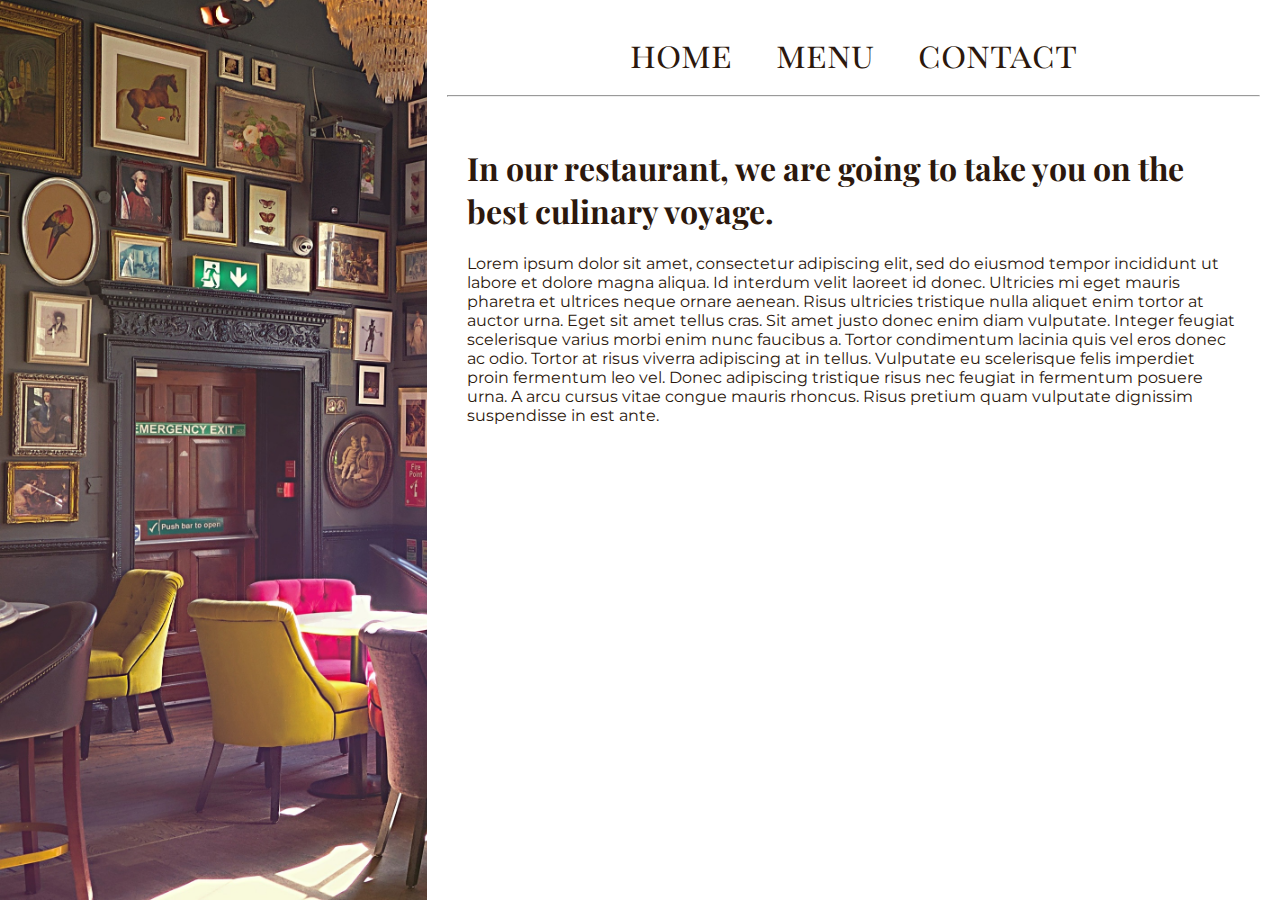
<file: restaurant/index.html>
<!DOCTYPE html>
<html>
<head>
  <meta charset="UTF-8">
  <meta name="description" content="Amazing restaurant in the heart of the Old Town.">
  <meta name="viewport" content="width=device-width, initial-scale=1.0">
  <title>Restaurant</title>
  <link rel="stylesheet" type="text/css" href="theme.css">
  <link href="https://fonts.googleapis.com/css?family=Playfair+Display|Montserrat" rel="stylesheet">
  <link rel="stylesheet" href="https://use.fontawesome.com/releases/v5.7.2/css/all.css" integrity="sha384-fnmOCqbTlWIlj8LyTjo7mOUStjsKC4pOpQbqyi7RrhN7udi9RwhKkMHpvLbHG9Sr" crossorigin="anonymous">
</head>
<body>
  <header style=" background: url(restaurant.jpg);
                  background-size: cover;
                  background-repeat: no-repeat;
                  grid-area: header;
                  height: 100vh;">
  </header>
  <main>
    <div id="nav">
      <a href="index.html">home</a>
      <a href="menu.html">menu</a>
      <a href="contact.html">contact</a>
    </div>
    <hr>
    <div id="content">
      <h1>In our restaurant, we are going to take you on the best culinary voyage.</h1>
      <p>Lorem ipsum dolor sit amet, consectetur adipiscing elit, sed do eiusmod tempor incididunt ut labore et dolore magna aliqua. Id interdum velit laoreet id donec. Ultricies mi eget mauris pharetra et ultrices neque ornare aenean. Risus ultricies tristique nulla aliquet enim tortor at auctor urna. Eget sit amet tellus cras. Sit amet justo donec enim diam vulputate. Integer feugiat scelerisque varius morbi enim nunc faucibus a. Tortor condimentum lacinia quis vel eros donec ac odio. Tortor at risus viverra adipiscing at in tellus. Vulputate eu scelerisque felis imperdiet proin fermentum leo vel. Donec adipiscing tristique risus nec feugiat in fermentum posuere urna. A arcu cursus vitae congue mauris rhoncus. Risus pretium quam vulputate dignissim suspendisse in est ante.</p>
    </div>
    <div id="footer">
      <a href="#fb"><i class="fab fa-facebook"></i></a>
      <a href="#ins"><i class="fab fa-instagram"></i></a>
      <a href="#tw"><i class="fab fa-twitter-square"></i></a>
    </div>
  </main>
</body>
</html>
</file>
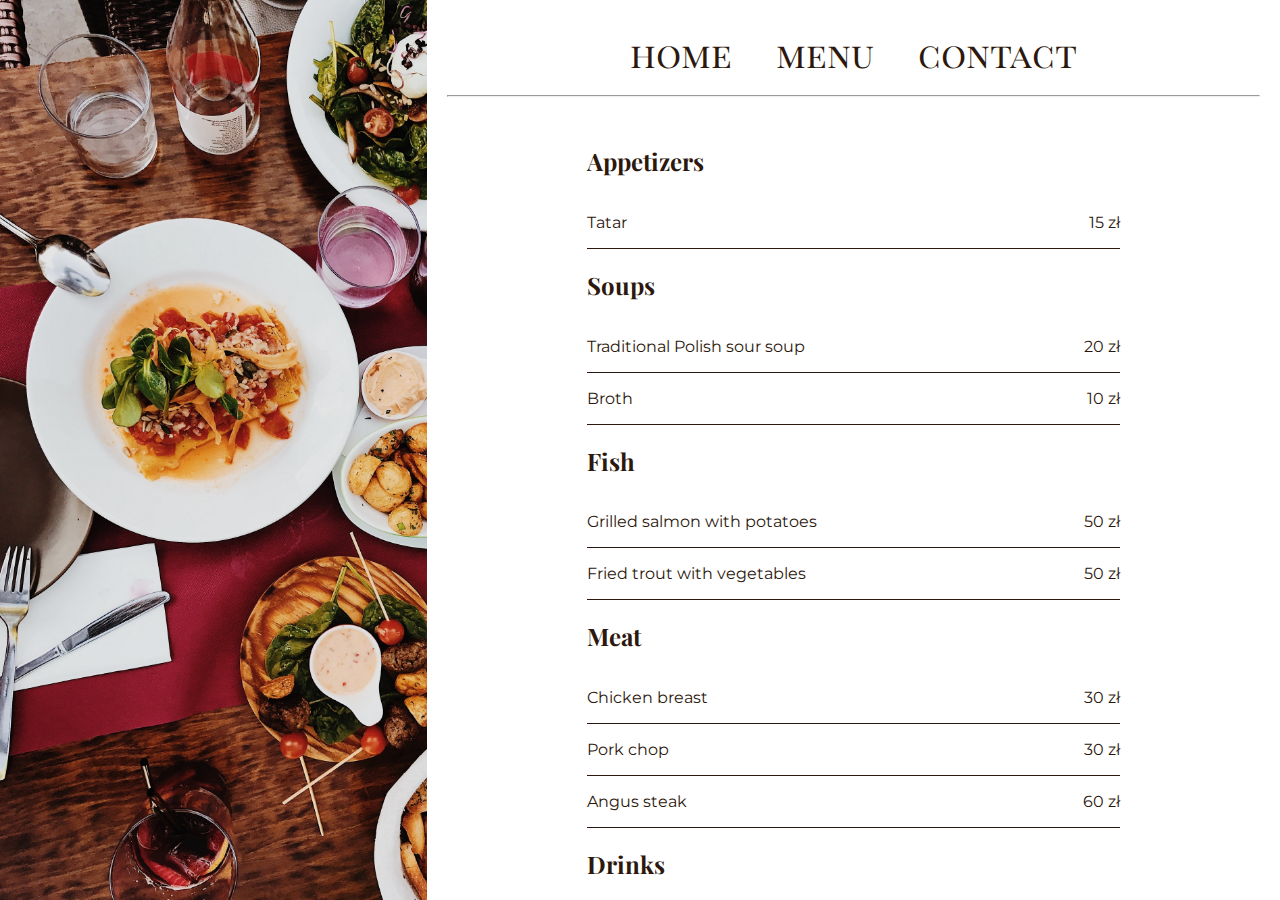
<file: restaurant/menu.html>
<!DOCTYPE html>
<html>
<head>
  <meta charset="UTF-8">
  <meta name="description" content="Amazing restaurant in the heart of the Old Town.">
  <meta name="viewport" content="width=device-width, initial-scale=1.0">
  <title>Restaurant</title>
  <link rel="stylesheet" type="text/css" href="theme.css">
  <link href="https://fonts.googleapis.com/css?family=Playfair+Display|Montserrat" rel="stylesheet">
  <link rel="stylesheet" href="https://use.fontawesome.com/releases/v5.7.2/css/all.css" integrity="sha384-fnmOCqbTlWIlj8LyTjo7mOUStjsKC4pOpQbqyi7RrhN7udi9RwhKkMHpvLbHG9Sr" crossorigin="anonymous">
</head>
<body>
  <header style=" background: url(menu.jpg);
                  background-size: cover;
                  background-repeat: no-repeat;
                  grid-area: header;
                  height: 100vh;">
  </header>
  <main>
    <div id="nav">
      <a href="index.html">home</a>
      <a href="menu.html">menu</a>
      <a href="contact.html">contact</a>
    </div>
    <hr>
    <div id="content">
      <div class="menu">
        <h2>Appetizers</h2>
        <div class="menu-element">
          <p class="dish-name">Tatar</p><p class="price">15 zł</p>
        </div>
        <h2>Soups</h2>
        <div class="menu-element">
          <p class="dish-name">Traditional Polish sour soup</p><p class="price">20 zł</p>
        </div>
        <div class="menu-element">
          <p class="dish-name">Broth</p><p class="price">10 zł</p>
        </div>
        <h2>Fish</h2>
        <div class="menu-element">
          <p class="dish-name">Grilled salmon with potatoes</p><p class="price">50 zł</p>
        </div>
        <div class="menu-element">
          <p class="dish-name">Fried trout with vegetables</p><p class="price">50 zł</p>
        </div>
        <h2>Meat</h2>
        <div class="menu-element">
          <p class="dish-name">Chicken breast</p><p class="price">30 zł</p>
        </div>
        <div class="menu-element">
          <p class="dish-name">Pork chop</p><p class="price">30 zł</p>
        </div>
        <div class="menu-element">
          <p class="dish-name">Angus steak</p><p class="price">60 zł</p>
        </div>
        <h2>Drinks</h2>
        <div class="menu-element">
          <p class="dish-name">Tea</p><p class="price">8 zł</p>
        </div>
        <div class="menu-element">
          <p class="dish-name">Black coffee</p><p class="price">8 zł</p>
        </div>
        <div class="menu-element">
          <p class="dish-name">Beer</p><p class="price">11 zł</p>
        </div>
      </div>
    </div>
    <div id="footer">
      <a href="#fb"><i class="fab fa-facebook"></i></a>
      <a href="#ins"><i class="fab fa-instagram"></i></a>
      <a href="#tw"><i class="fab fa-twitter-square"></i></a>
    </div>
  </main>
</body>
</html>
</file>
<file: restaurant/theme.css>
:root {
  --dark: #2C180D;
  --light: white;
  --accent: #7A571E;
}

* {
  box-sizing: border-box;
}

body {
  display: grid;
  grid-template-columns: 1fr 2fr;
  grid-template-rows: 1fr 5fr;
  grid-template-areas:
  "header main"
  "header main"
  "header main";
  margin: 0;
  padding: 0;
  font-family: 'Montserrat', sans-serif;
}

header {
  background-size: cover;
  background-repeat: no-repeat;
  grid-area: header;
  height: 100vh;
}

#nav {
  text-align: center;
  padding: 10px;
  font-family: 'Playfair Display', serif;

}

#nav a {
  padding: 20px;
  text-decoration: none;
  color: var(--dark);
  font-size: 35px;
  font-variant: small-caps;
}

#nav a:hover {
  color: var(--accent);
  text-decoration: underline;
}

main {
  grid-area: main;
  background-color: var(--light);
  color: var(--dark);
  height: 100vh;
  overflow: auto;
  padding: 20px;
}

h1, h2 {
  font-family: 'Playfair Display', serif;
}

.menu {
  padding-left: 120px;
  padding-right: 120px;
}

.menu-element {
  display: flex;
  justify-content: space-between;
  border-bottom: solid 1px var(--dark);
}

#content {
  padding: 20px;
}

#footer {
  margin-top: 50px;
  text-align: right;
  color: var(--accent);
}

#footer a {
  margin: 15px;
  font-size: 30px;
  text-decoration: none;
  color: var(--accent);
}

@media screen and (max-width: 1000px) {
  body {
    grid-template-areas:
    "header header"
    "main main";
    }
  header {
    max-height: 200px;
  }
  main {
    height: auto;
  }
}
</file>
